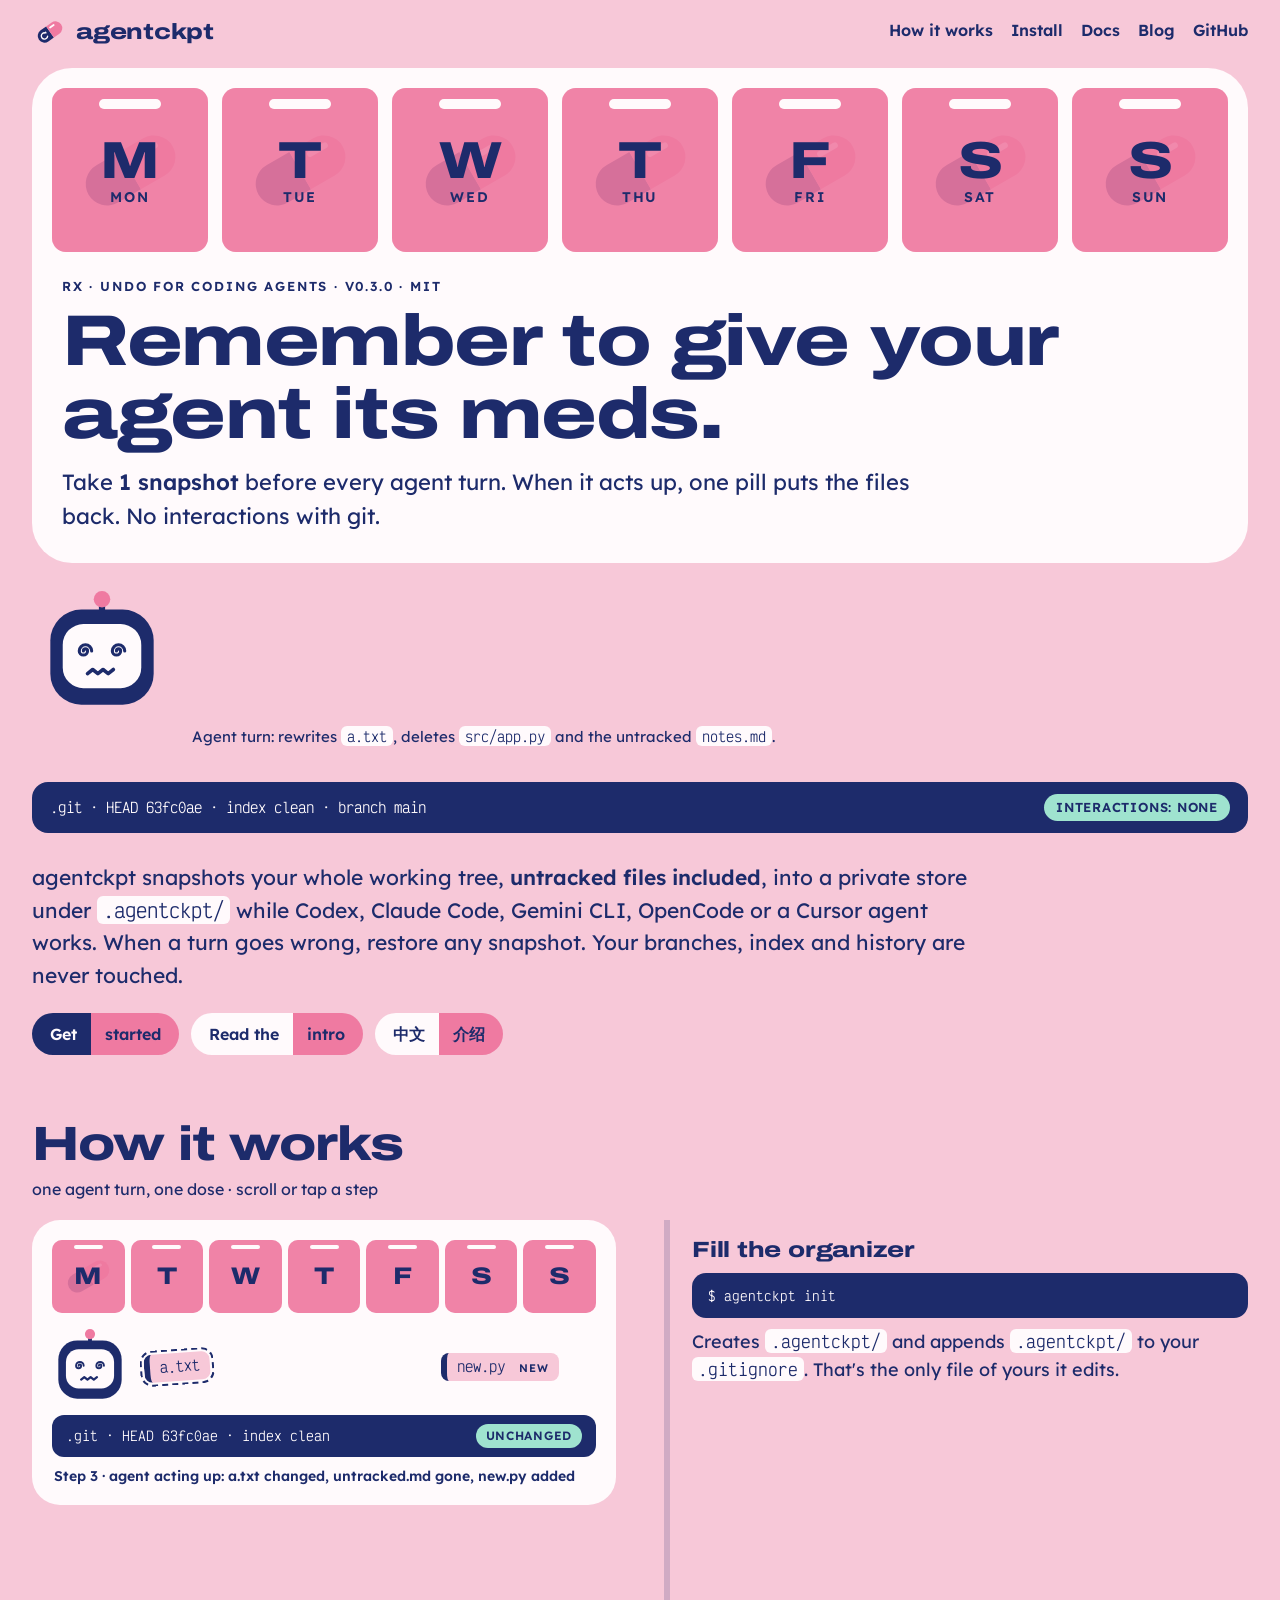
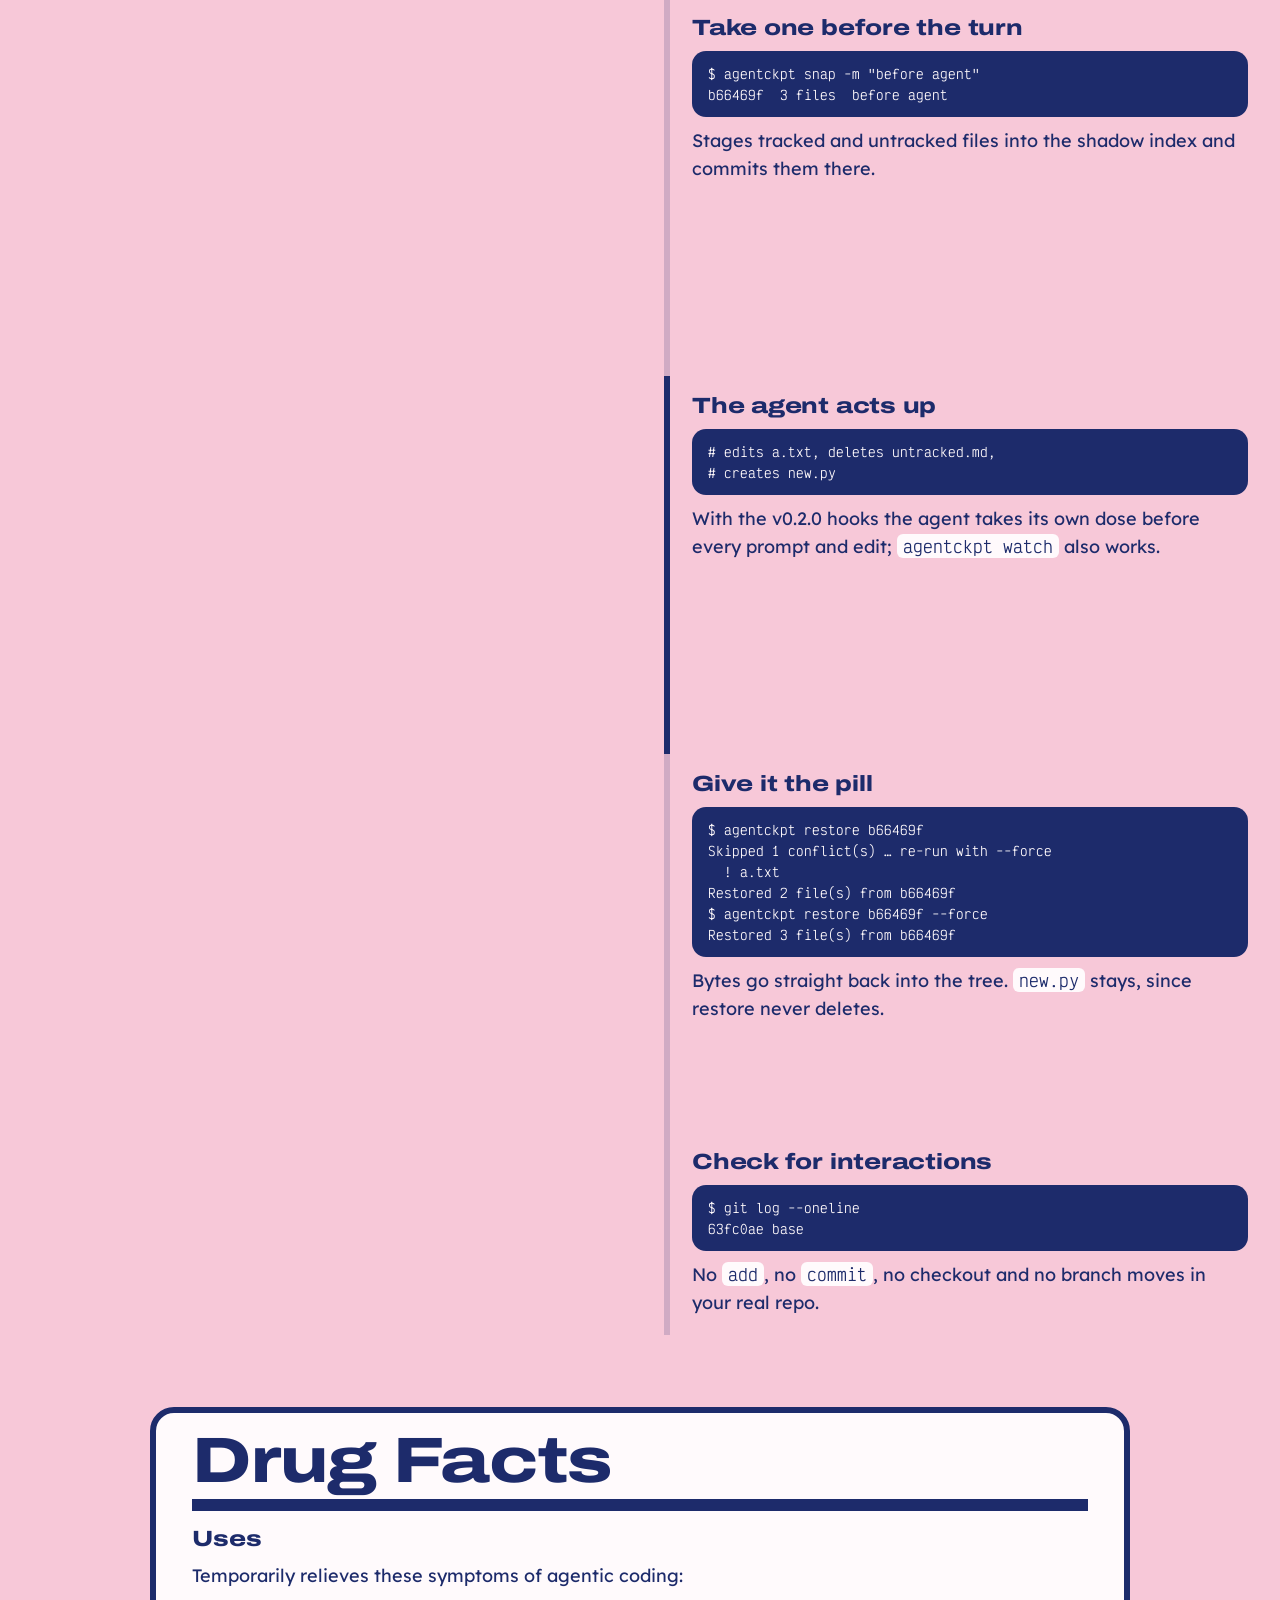
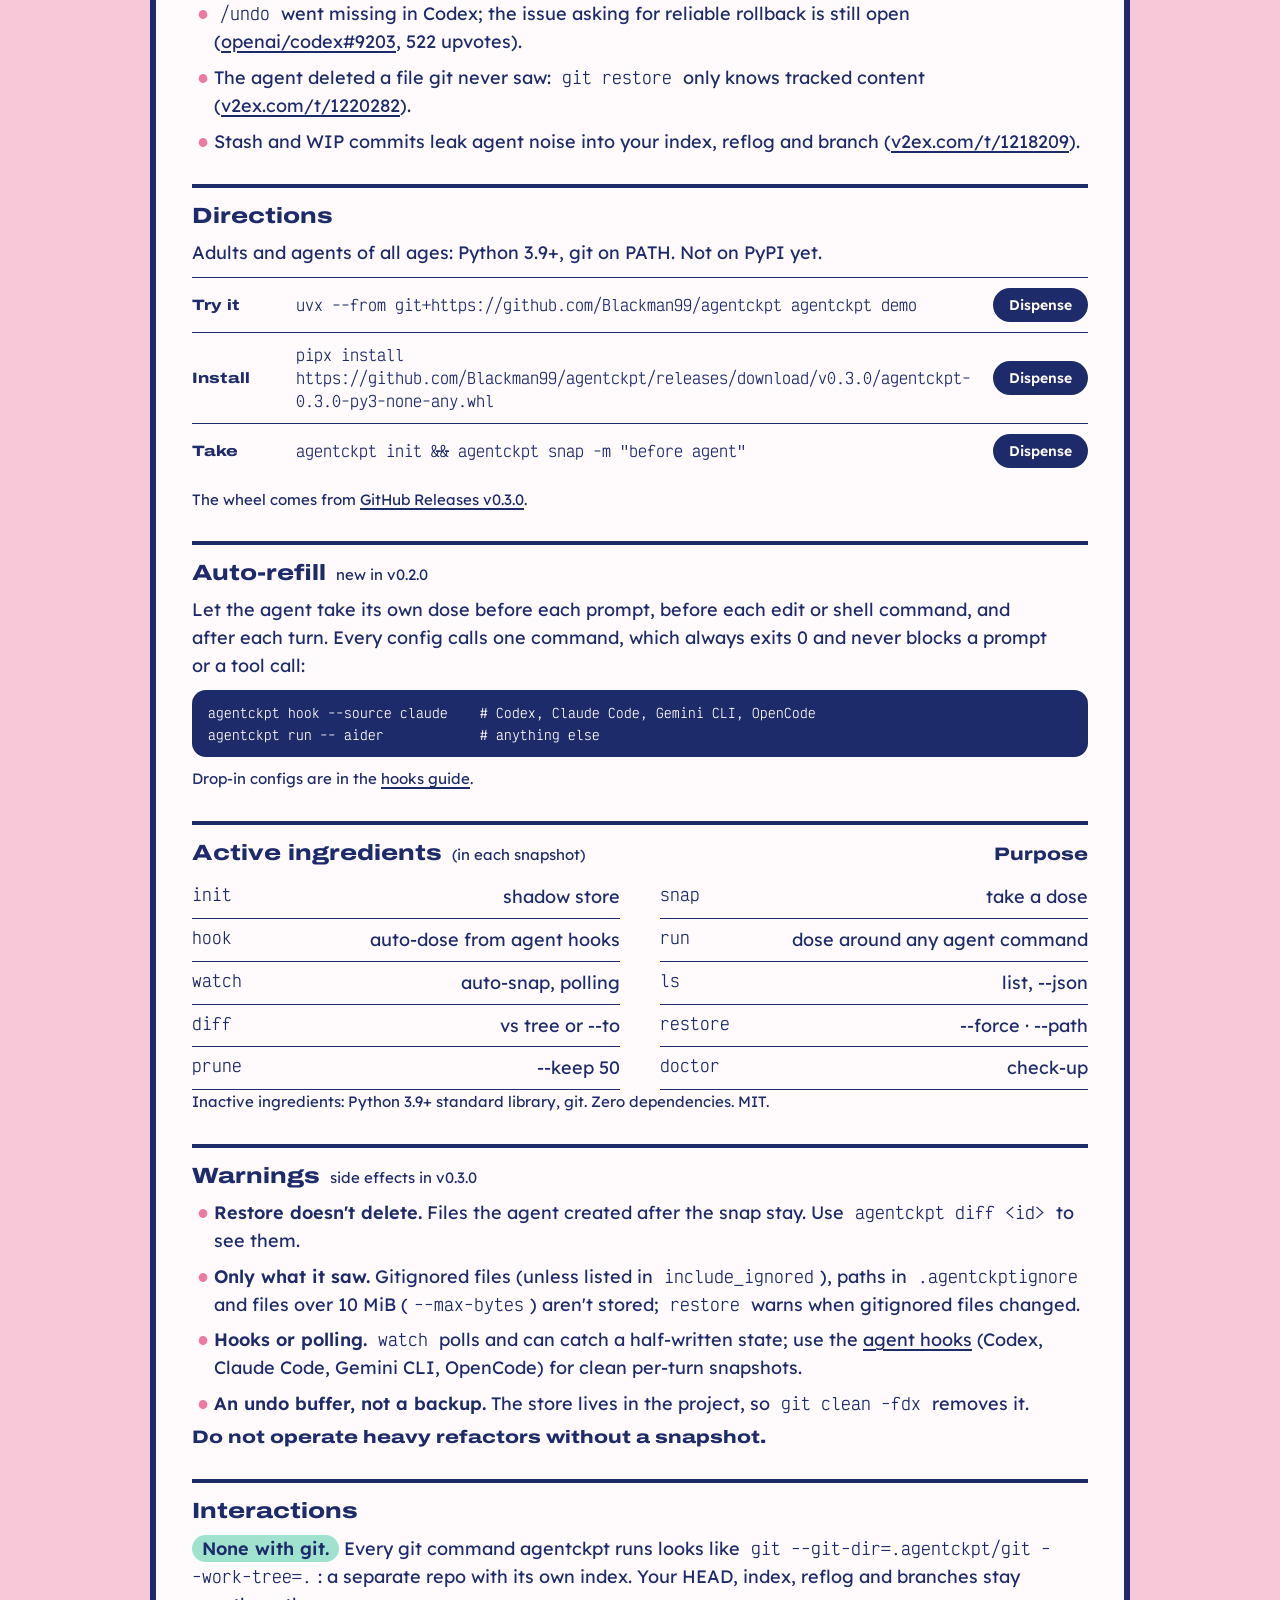
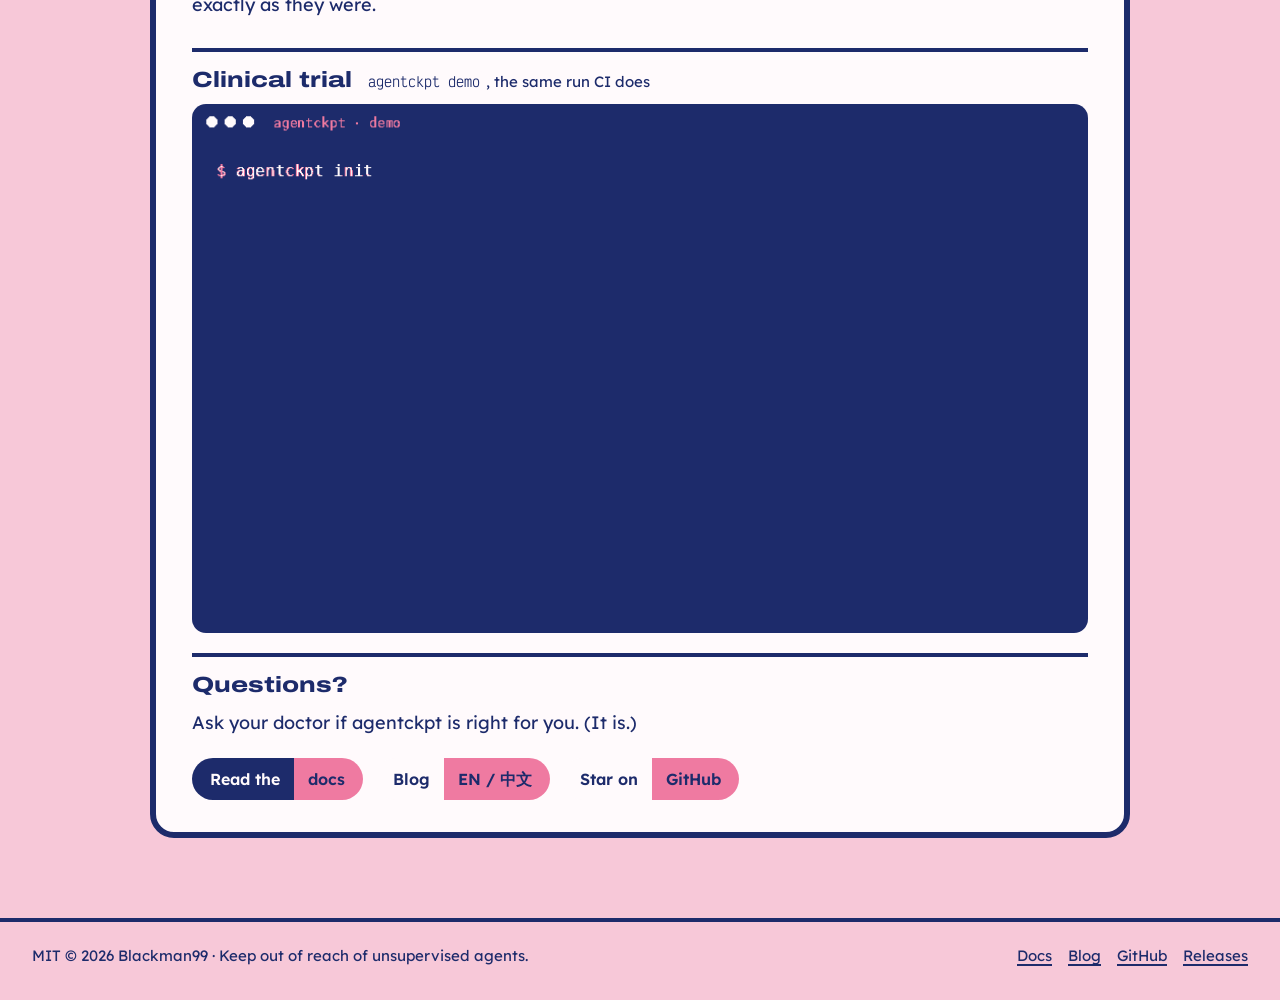
<file: site/index.html>
<!doctype html>
<html lang="en">
<head>
<meta charset="utf-8">
<meta name="viewport" content="width=device-width, initial-scale=1">
<title>agentckpt: undo for coding agents, without touching your git</title>
<meta name="description" content="Checkpoint a working tree while coding agents run, and restore any snapshot without touching your git branches or index.">
<link rel="canonical" href="https://blackman99.github.io/agentckpt/">
<meta property="og:type" content="website">
<meta property="og:site_name" content="agentckpt">
<meta property="og:title" content="agentckpt: undo for coding agents, without touching your git">
<meta property="og:description" content="Checkpoint a working tree while coding agents run, and restore any snapshot without touching your git branches or index.">
<meta property="og:url" content="https://blackman99.github.io/agentckpt/">
<meta property="og:image" content="https://blackman99.github.io/agentckpt/social-preview.png">
<meta property="og:image:type" content="image/png">
<meta property="og:image:width" content="1280">
<meta property="og:image:height" content="640">
<meta property="og:image:alt" content="agentckpt: a 7-day pill organizer for your coding agent. Take 1 snapshot before every agent turn; when the agent acts up, give it the pill and the files come back. No interactions with git.">
<meta name="twitter:card" content="summary_large_image">
<meta name="twitter:title" content="agentckpt: undo for coding agents, without touching your git">
<meta name="twitter:description" content="Checkpoint a working tree while coding agents run, and restore any snapshot without touching your git branches or index.">
<meta name="twitter:image" content="https://blackman99.github.io/agentckpt/social-preview.png">
<meta name="twitter:image:alt" content="agentckpt: remember to give your agent its meds. A capsule pill on a pharmacy-pink pill organizer.">
<meta name="theme-color" content="#f7c8d8">
<link rel="icon" href="favicon.svg" type="image/svg+xml">
<link rel="preload" href="fonts/archivo-x800.woff2" as="font" type="font/woff2" crossorigin>
<link rel="preload" href="fonts/lexend-400.woff2" as="font" type="font/woff2" crossorigin>
<link rel="stylesheet" href="style.css">
</head>
<body>
<a class="skip" href="#main">Skip to content</a>

<header class="top" id="top">
  <a class="brand" href="#top" aria-label="agentckpt home"><img src="favicon.svg" width="36" height="36" alt="">agentckpt</a>
  <nav aria-label="Primary">
    <a class="opt" href="#how">How it works</a>
    <a class="opt" href="#directions">Install</a>
    <a href="docs/">Docs</a>
    <a href="docs/blog/">Blog</a>
    <a href="https://github.com/Blackman99/agentckpt">GitHub</a>
  </nav>
</header>

<main id="main">
<section class="hero" id="hero" data-phase="calm" aria-labelledby="h1">
  <div class="organizer">
    <ol class="cells" id="hero-cells" aria-hidden="true">
      <li class="cell" data-i="0"><span class="well"><span class="pill"><i></i><i></i></span></span><span class="lid"><b>M</b><small>MON</small></span></li>
      <li class="cell" data-i="1"><span class="well"><span class="pill"><i></i><i></i></span></span><span class="lid"><b>T</b><small>TUE</small></span></li>
      <li class="cell" data-i="2"><span class="well"><span class="pill"><i></i><i></i></span></span><span class="lid"><b>W</b><small>WED</small></span></li>
      <li class="cell" data-i="3"><span class="well"><span class="pill"><i></i><i></i></span></span><span class="lid"><b>T</b><small>THU</small></span></li>
      <li class="cell" data-i="4"><span class="well"><span class="pill"><i></i><i></i></span></span><span class="lid"><b>F</b><small>FRI</small></span></li>
      <li class="cell" data-i="5"><span class="well"><span class="pill"><i></i><i></i></span></span><span class="lid"><b>S</b><small>SAT</small></span></li>
      <li class="cell" data-i="6"><span class="well"><span class="pill"><i></i><i></i></span></span><span class="lid"><b>S</b><small>SUN</small></span></li>
    </ol>
    <div class="spine">
      <p class="rx">Rx · undo for coding agents · v0.3.0 · MIT</p>
      <h1 id="h1">Remember to give your agent its meds.</h1>
      <p class="dose">Take <b>1 snapshot</b> before every agent turn. When it acts up, one pill puts the files back. <span class="nowrap">No interactions with git.</span></p>
    </div>
  </div>

  <div class="ward" role="img" aria-label="Animation: the agent works calmly, then acts up with spiral eyes and its files fly off, including an untracked notes.md. Wednesday's lid slides open, a capsule labelled b66469f rolls into the agent's mouth, the agent smiles and the three files fly back. The .git shelf below never moves.">
    <div class="patient"><svg class="agent" viewBox="0 0 120 120" aria-hidden="true">
      <rect x="57" y="4" width="6" height="16" fill="#1d2b6b"/><circle cx="60" cy="8" r="8" fill="#ef7aa1"/>
      <rect x="10" y="18" width="100" height="92" rx="30" fill="#1d2b6b"/>
      <rect x="22" y="32" width="76" height="62" rx="20" fill="#fffafc"/>
      <g class="e-ok"><circle cx="44" cy="58" r="6" fill="#1d2b6b"/><circle cx="76" cy="58" r="6" fill="#1d2b6b"/></g>
      <g class="e-sick" fill="none" stroke="#1d2b6b" stroke-width="3" stroke-linecap="round"><path d="M44 58m-2 0a2 2 0 1 1 4 0a4 4 0 1 1-8 0a6 6 0 1 1 12 0"/><path d="M76 58m-2 0a2 2 0 1 1 4 0a4 4 0 1 1-8 0a6 6 0 1 1 12 0"/></g>
      <g class="e-well" fill="none" stroke="#1d2b6b" stroke-width="4" stroke-linecap="round"><path d="M37 61l7-7 7 7M69 61l7-7 7 7"/></g>
      <g class="cheeks"><circle cx="33" cy="72" r="5" fill="#ef7aa1"/><circle cx="87" cy="72" r="5" fill="#ef7aa1"/></g>
      <path class="m-ok" d="M50 78h20" stroke="#1d2b6b" stroke-width="4" stroke-linecap="round"/>
      <path class="m-sick" d="M46 80l5-4 5 4 5-4 5 4 5-4" fill="none" stroke="#1d2b6b" stroke-width="3.5" stroke-linecap="round" stroke-linejoin="round"/>
      <circle class="m-open" cx="60" cy="79" r="7" fill="#1d2b6b"/>
      <path class="m-well" d="M48 76q12 10 24 0" fill="none" stroke="#1d2b6b" stroke-width="4" stroke-linecap="round"/>
    </svg></div>
    <ul class="chart" aria-hidden="true">
      <li class="f" style="--dx:-40px;--dy:-90px;--r:-30deg">a.txt</li>
      <li class="f" style="--dx:60px;--dy:-120px;--r:25deg">src/app.py</li>
      <li class="f u" style="--dx:140px;--dy:-60px;--r:50deg">notes.md <em>untracked</em></li>
    </ul>
    <p class="status" id="status" aria-hidden="true">Agent is working. Last dose: <code>b66469f</code></p>
  </div>
  <div class="shelf" aria-hidden="true"><span>.git · HEAD 63fc0ae · index clean · branch main</span><b>Interactions: none</b></div>
  <span class="flyer" id="flyer" aria-hidden="true"><i></i><i></i></span>
</section>

<section class="intro">
  <p class="lede">agentckpt snapshots your whole working tree, <strong>untracked files included</strong>, into a private store under <code>.agentckpt/</code> while Codex, Claude Code, Gemini CLI, OpenCode or a Cursor agent works. When a turn goes wrong, restore any snapshot. Your branches, index and history are never touched.</p>
  <div class="actions">
    <a class="cap" href="#directions"><span>Get</span><span>started</span></a>
    <a class="cap alt" href="docs/blog/agent-undo-without-touching-git/"><span>Read the</span><span>intro</span></a>
    <a class="cap alt" href="docs/blog/agent-undo-without-touching-git-zh/" lang="zh"><span>中文</span><span>介绍</span></a>
  </div>
</section>

<section class="how" id="how" aria-labelledby="how-h">
  <h2 id="how-h" class="sec">How it works <small>one agent turn, one dose · scroll or tap a step</small></h2>
  <div class="trial">
    <div class="panel" id="panel" data-step="1" aria-live="polite">
      <ol class="cells mini" aria-hidden="true">
        <li class="cell" data-i="0"><span class="well"><span class="pill"><i></i><i></i></span></span><span class="lid"><b>M</b><small>MON</small></span></li>
      <li class="cell" data-i="1"><span class="well"><span class="pill"><i></i><i></i></span></span><span class="lid"><b>T</b><small>TUE</small></span></li>
      <li class="cell" data-i="2"><span class="well"><span class="pill"><i></i><i></i></span></span><span class="lid"><b>W</b><small>WED</small></span></li>
      <li class="cell" data-i="3"><span class="well"><span class="pill"><i></i><i></i></span></span><span class="lid"><b>T</b><small>THU</small></span></li>
      <li class="cell" data-i="4"><span class="well"><span class="pill"><i></i><i></i></span></span><span class="lid"><b>F</b><small>FRI</small></span></li>
      <li class="cell" data-i="5"><span class="well"><span class="pill"><i></i><i></i></span></span><span class="lid"><b>S</b><small>SAT</small></span></li>
      <li class="cell" data-i="6"><span class="well"><span class="pill"><i></i><i></i></span></span><span class="lid"><b>S</b><small>SUN</small></span></li>
      </ol>
      <div class="pt">
        <div class="patient sm"><svg class="agent" viewBox="0 0 120 120" aria-hidden="true">
      <rect x="57" y="4" width="6" height="16" fill="#1d2b6b"/><circle cx="60" cy="8" r="8" fill="#ef7aa1"/>
      <rect x="10" y="18" width="100" height="92" rx="30" fill="#1d2b6b"/>
      <rect x="22" y="32" width="76" height="62" rx="20" fill="#fffafc"/>
      <g class="e-ok"><circle cx="44" cy="58" r="6" fill="#1d2b6b"/><circle cx="76" cy="58" r="6" fill="#1d2b6b"/></g>
      <g class="e-sick" fill="none" stroke="#1d2b6b" stroke-width="3" stroke-linecap="round"><path d="M44 58m-2 0a2 2 0 1 1 4 0a4 4 0 1 1-8 0a6 6 0 1 1 12 0"/><path d="M76 58m-2 0a2 2 0 1 1 4 0a4 4 0 1 1-8 0a6 6 0 1 1 12 0"/></g>
      <g class="e-well" fill="none" stroke="#1d2b6b" stroke-width="4" stroke-linecap="round"><path d="M37 61l7-7 7 7M69 61l7-7 7 7"/></g>
      <g class="cheeks"><circle cx="33" cy="72" r="5" fill="#ef7aa1"/><circle cx="87" cy="72" r="5" fill="#ef7aa1"/></g>
      <path class="m-ok" d="M50 78h20" stroke="#1d2b6b" stroke-width="4" stroke-linecap="round"/>
      <path class="m-sick" d="M46 80l5-4 5 4 5-4 5 4 5-4" fill="none" stroke="#1d2b6b" stroke-width="3.5" stroke-linecap="round" stroke-linejoin="round"/>
      <circle class="m-open" cx="60" cy="79" r="7" fill="#1d2b6b"/>
      <path class="m-well" d="M48 76q12 10 24 0" fill="none" stroke="#1d2b6b" stroke-width="4" stroke-linecap="round"/>
    </svg></div>
        <ul class="tree">
          <li data-k="a">a.txt</li>
          <li data-k="u">untracked.md <em>untracked</em></li>
          <li data-k="n">new.py <em>new</em></li>
        </ul>
      </div>
      <p class="gitline"><span>.git · HEAD 63fc0ae · index clean</span><b>unchanged</b></p>
      <p class="pstate" id="pstate">Step 1 · init</p>
    </div>
    <ol class="steps" id="steps">
      <li class="step" data-step="1" tabindex="0"><h3>Fill the organizer</h3><pre><code>$ agentckpt init</code></pre><p>Creates <code>.agentckpt/</code> and appends <code>.agentckpt/</code> to your <code>.gitignore</code>. That's the only file of yours it edits.</p></li>
      <li class="step" data-step="2" tabindex="0"><h3>Take one before the turn</h3><pre><code>$ agentckpt snap -m "before agent"
b66469f  3 files  before agent</code></pre><p>Stages tracked and untracked files into the shadow index and commits them there.</p></li>
      <li class="step" data-step="3" tabindex="0"><h3>The agent acts up</h3><pre><code># edits a.txt, deletes untracked.md,
# creates new.py</code></pre><p>With the v0.2.0 hooks the agent takes its own dose before every prompt and edit; <code>agentckpt watch</code> also works.</p></li>
      <li class="step" data-step="4" tabindex="0"><h3>Give it the pill</h3><pre><code>$ agentckpt restore b66469f
Skipped 1 conflict(s) … re-run with --force
  ! a.txt
Restored 2 file(s) from b66469f
$ agentckpt restore b66469f --force
Restored 3 file(s) from b66469f</code></pre><p>Bytes go straight back into the tree. <code>new.py</code> stays, since restore never deletes.</p></li>
      <li class="step" data-step="5" tabindex="0"><h3>Check for interactions</h3><pre><code>$ git log --oneline
63fc0ae base</code></pre><p>No <code>add</code>, no <code>commit</code>, no checkout and no branch moves in your real repo.</p></li>
    </ol>
  </div>
</section>

<section class="facts" aria-labelledby="facts-h">
  <h2 id="facts-h" class="facts-title">Drug Facts</h2>

  <div class="fact" id="uses">
    <h3>Uses</h3>
    <p>Temporarily relieves these symptoms of agentic coding:</p>
    <ul class="dots">
      <li><code>/undo</code> went missing in Codex; the issue asking for reliable rollback is still open (<a href="https://github.com/openai/codex/issues/9203">openai/codex#9203</a>, 522 upvotes).</li>
      <li>The agent deleted a file git never saw: <code>git restore</code> only knows tracked content (<a href="https://www.v2ex.com/t/1220282">v2ex.com/t/1220282</a>).</li>
      <li>Stash and WIP commits leak agent noise into your index, reflog and branch (<a href="https://www.v2ex.com/t/1218209">v2ex.com/t/1218209</a>).</li>
    </ul>
  </div>

  <div class="fact" id="directions">
    <h3>Directions</h3>
    <p>Adults and agents of all ages: Python 3.9+, git on PATH. Not on PyPI yet.</p>
    <ol class="rx-list">
      <li><span class="when">Try it</span><code id="t1">uvx --from git+https://github.com/Blackman99/agentckpt agentckpt demo</code><button class="disp" data-copy="#t1" aria-label="Copy the uvx command">Dispense</button></li>
      <li><span class="when">Install</span><code id="t2">pipx install https://github.com/Blackman99/agentckpt/releases/download/v0.3.0/agentckpt-0.3.0-py3-none-any.whl</code><button class="disp" data-copy="#t2" aria-label="Copy the pipx command">Dispense</button></li>
      <li><span class="when">Take</span><code id="t3">agentckpt init &amp;&amp; agentckpt snap -m "before agent"</code><button class="disp" data-copy="#t3" aria-label="Copy the usage command">Dispense</button></li>
    </ol>
    <p class="small">The wheel comes from <a href="https://github.com/Blackman99/agentckpt/releases/tag/v0.3.0">GitHub Releases v0.3.0</a>.</p>
  </div>

  <div class="fact" id="refill">
    <h3>Auto-refill <small>new in v0.2.0</small></h3>
    <p>Let the agent take its own dose before each prompt, before each edit or shell command, and after each turn. Every config calls one command, which always exits 0 and never blocks a prompt or a tool call:</p>
    <pre><code>agentckpt hook --source claude    # Codex, Claude Code, Gemini CLI, OpenCode
agentckpt run -- aider            # anything else</code></pre>
    <p class="small">Drop-in configs are in the <a href="https://blackman99.github.io/agentckpt/docs/hooks/">hooks guide</a>.</p>
  </div>

  <div class="fact" id="ingredients">
    <h3>Active ingredients <small>(in each snapshot)</small> <span class="purpose">Purpose</span></h3>
    <dl class="ingr">
      <div><dt>init</dt><dd>shadow store</dd></div>
      <div><dt>snap</dt><dd>take a dose</dd></div>
      <div><dt>hook</dt><dd>auto-dose from agent hooks</dd></div>
      <div><dt>run</dt><dd>dose around any agent command</dd></div>
      <div><dt>watch</dt><dd>auto-snap, polling</dd></div>
      <div><dt>ls</dt><dd>list, --json</dd></div>
      <div><dt>diff</dt><dd>vs tree or --to</dd></div>
      <div><dt>restore</dt><dd>--force · --path</dd></div>
      <div><dt>prune</dt><dd>--keep 50</dd></div>
      <div><dt>doctor</dt><dd>check-up</dd></div>
    </dl>
    <p class="small">Inactive ingredients: Python 3.9+ standard library, git. Zero dependencies. MIT.</p>
  </div>

  <div class="fact" id="warnings">
    <h3>Warnings <small>side effects in v0.3.0</small></h3>
    <ul class="dots">
      <li><b>Restore doesn't delete.</b> Files the agent created after the snap stay. Use <code>agentckpt diff &lt;id&gt;</code> to see them.</li>
      <li><b>Only what it saw.</b> Gitignored files (unless listed in <code>include_ignored</code>), paths in <code>.agentckptignore</code> and files over 10&nbsp;MiB (<code>--max-bytes</code>) aren't stored; <code>restore</code> warns when gitignored files changed.</li>
      <li><b>Hooks or polling.</b> <code>watch</code> polls and can catch a half-written state; use the <a href="https://blackman99.github.io/agentckpt/docs/hooks/">agent hooks</a> (Codex, Claude Code, Gemini CLI, OpenCode) for clean per-turn snapshots.</li>
      <li><b>An undo buffer, not a backup.</b> The store lives in the project, so <code>git clean -fdx</code> removes it.</li>
    </ul>
    <p class="joke">Do not operate heavy refactors without a snapshot.</p>
  </div>

  <div class="fact" id="interactions">
    <h3>Interactions</h3>
    <p class="none"><b>None with git.</b> Every git command agentckpt runs looks like <code>git --git-dir=.agentckpt/git --work-tree=.</code>: a separate repo with its own index. Your HEAD, index, reflog and branches stay exactly as they were.</p>
  </div>

  <div class="fact" id="trial">
    <h3>Clinical trial <small><code>agentckpt demo</code>, the same run CI does</small></h3>
    <img src="demo-rx.gif" width="880" height="520" loading="lazy" decoding="async" alt="Terminal recording: agentckpt init, snap, restore --force, demo passed">
  </div>

  <div class="fact last" id="questions">
    <h3>Questions?</h3>
    <p>Ask your doctor if agentckpt is right for you. (It is.)</p>
    <div class="actions">
      <a class="cap" href="docs/"><span>Read the</span><span>docs</span></a>
      <a class="cap alt" href="docs/blog/"><span>Blog</span><span>EN / 中文</span></a>
      <a class="cap alt" href="https://github.com/Blackman99/agentckpt"><span>Star on</span><span>GitHub</span></a>
    </div>
  </div>
</section>
</main>

<footer class="foot">
  <span>MIT © 2026 Blackman99 · Keep out of reach of unsupervised agents.</span>
  <nav aria-label="Footer"><a href="docs/">Docs</a><a href="docs/blog/">Blog</a><a href="https://github.com/Blackman99/agentckpt">GitHub</a><a href="https://github.com/Blackman99/agentckpt/releases">Releases</a></nav>
</footer>
<script src="app.js" defer></script>
</body>
</html>
</file>
<file: site/style.css>
/* agentckpt v4: "Remember to give your agent its meds". Pill organizer + Drug Facts. See DESIGN.md. */
@font-face{font-family:"Archivo X";src:url(fonts/archivo-x800.woff2) format("woff2");font-weight:800;font-display:swap}
@font-face{font-family:"Lexend";src:url(fonts/lexend-400.woff2) format("woff2");font-weight:400;font-display:swap}
@font-face{font-family:"Lexend";src:url(fonts/lexend-600.woff2) format("woff2");font-weight:600;font-display:swap}
@font-face{font-family:"Victor Mono";src:url(fonts/victormono-400.woff2) format("woff2");font-weight:400;font-display:swap}
@font-face{font-family:"Arch-fb";src:local("Arial Black"),local("Arial Bold"),local("Arimo Bold"),local("Liberation Sans Bold");size-adjust:122%;ascent-override:72%;descent-override:17%;line-gap-override:0%}
@font-face{font-family:"Lex-fb";src:local("Arial"),local("Arimo"),local("Liberation Sans"),local("Helvetica");size-adjust:109.5%;ascent-override:91.3%;descent-override:22.8%;line-gap-override:0%}

:root{--pink:#f7c8d8;--ink:#1d2b6b;--shell:#fffafc;--lid:#ef7aa1;--mint:#9fe3cf;
  --disp:"Archivo X","Arch-fb",sans-serif;--tx:"Lexend","Lex-fb",sans-serif;--mono:"Victor Mono",ui-monospace,monospace;
  --pad:16px;--spring:cubic-bezier(.34,1.56,.64,1)}
@media (min-width:700px){:root{--pad:32px}}
*{box-sizing:border-box}
html{-webkit-text-size-adjust:100%;overflow-x:clip}
body{overflow-x:clip}
body{margin:0;background:var(--pink);color:var(--ink);font:400 18px/1.55 var(--tx)}
a{color:var(--ink);text-decoration-thickness:2px;text-underline-offset:3px}
a:hover{text-decoration-color:var(--lid)}
:focus-visible{outline:3px solid var(--ink);outline-offset:3px;border-radius:6px}
code,pre{font-family:var(--mono);font-size:.9em}
:not(pre)>code{background:var(--shell);padding:1px 6px;border-radius:6px}
strong,b{font-weight:600}
.skip{position:absolute;left:-999px;top:8px;background:var(--ink);color:var(--shell);padding:8px 14px;border-radius:999px;z-index:20}
.skip:focus{left:8px}
.nowrap{white-space:nowrap}
.small{font-size:15px}

/* header */
.top{display:flex;align-items:center;gap:16px;padding:14px var(--pad);max-width:1280px;margin:0 auto}
.brand{display:inline-flex;align-items:center;gap:8px;font:800 22px/1 var(--disp);text-decoration:none;letter-spacing:-.01em}
.brand img{display:block}
.brand:hover img{animation:wiggle .5s ease-in-out}
.top nav{margin-left:auto;display:flex;gap:18px;font-weight:600;font-size:16px}
.top nav a{text-decoration:none;padding:4px 0;border-bottom:3px solid transparent}
.top nav a:hover{border-bottom-color:var(--lid)}
@media (max-width:759px){.top nav .opt{display:none}.top nav{gap:12px;font-size:15px}.brand{font-size:19px}}

/* hero: the pill organizer is the frame */
.hero{position:relative;max-width:1280px;margin:0 auto;padding:4px var(--pad) 0}
.organizer{background:var(--shell);border-radius:32px;padding:14px 14px 0}
@media (min-width:700px){.organizer{padding:20px 20px 0;border-radius:40px}}
.cells{list-style:none;margin:0;padding:0;display:grid;grid-template-columns:repeat(7,1fr);gap:8px}
@media (min-width:700px){.cells{gap:14px}}
.cell{position:relative;aspect-ratio:1/1.05}
.well{position:absolute;inset:0;background:var(--pink);border-radius:14px;display:flex;align-items:center;justify-content:center}
.pill{display:flex;width:62%;height:26%;transform:rotate(-30deg);position:relative;transition:opacity .2s}
.pill i,.flyer i{flex:1;background:var(--ink);border-radius:999px 0 0 999px}
.pill i+i,.flyer i+i{background:var(--lid);border-radius:0 999px 999px 0}
.pill::after,.flyer::after{content:"";position:absolute;right:12%;top:20%;width:24%;height:16%;background:var(--shell);border-radius:999px}
.lid{position:absolute;inset:0;border-radius:14px;background:rgb(239 122 161 / .88);display:flex;flex-direction:column;align-items:center;justify-content:center;transition:transform .45s var(--spring)}
.lid::before{content:"";position:absolute;top:7%;left:30%;right:30%;height:6%;background:var(--shell);border-radius:999px}
.lid b{font:800 clamp(18px,4.2vw,52px)/1 var(--disp)}
.lid small{font:600 clamp(9px,1.2vw,14px)/1.2 var(--tx);letter-spacing:.12em;margin-top:2px}
.cell:hover .lid{transform:translateY(-4px)}
.cell.open .lid{transform:translateY(-58%)}
.cell.taken .pill{opacity:0}
.spine{padding:18px 6px 22px}
@media (min-width:700px){.spine{padding:26px 10px 30px}}
.rx{margin:0 0 10px;font:600 13px/1.3 var(--tx);letter-spacing:.14em;text-transform:uppercase}
h1{margin:0;font:800 clamp(30px,5.6vw,72px)/1.02 var(--disp);letter-spacing:-.02em;max-width:15em}
.dose{margin:14px 0 0;font-size:clamp(17px,1.8vw,22px);max-width:40em}

.ward{display:grid;grid-template-columns:auto 1fr;gap:4px 18px;align-items:center;padding:20px 4px 14px}
.patient{width:96px;height:96px}
@media (min-width:700px){.patient{width:124px;height:124px}.ward{gap:6px 28px;padding:28px 8px 18px}}
.agent{display:block;width:100%;height:100%;overflow:visible;transform-origin:50% 90%}
.e-sick,.e-well,.m-sick,.m-open,.m-well,.cheeks{display:none}
[data-phase=sick] .e-ok,[data-phase=dose] .e-ok,[data-phase=well] .e-ok,
[data-phase=sick] .m-ok,[data-phase=dose] .m-ok,[data-phase=gulp] .m-ok,[data-phase=well] .m-ok{display:none}
[data-phase=sick] .e-sick,[data-phase=dose] .e-sick,[data-phase=sick] .m-sick,[data-phase=dose] .m-open,
[data-phase=well] .e-well,[data-phase=well] .m-well,[data-phase=well] .cheeks,[data-phase=gulp] .e-well,[data-phase=gulp] .cheeks{display:inline}
[data-phase=gulp] .e-ok{display:none}
[data-phase=sick] .agent,[data-phase=dose] .agent{animation:wobble .5s ease-in-out infinite}
[data-phase=gulp] .agent{animation:gulp .35s ease-out}
[data-phase=well] .agent{animation:hop .5s var(--spring)}
.chart{list-style:none;margin:0;padding:0;display:flex;flex-wrap:wrap;gap:10px}
.chart .f{background:var(--shell);border-left:6px solid var(--ink);border-radius:8px;padding:8px 14px;font:400 17px/1.3 var(--mono);transition:transform .5s var(--spring),opacity .3s}
.chart .f em,.tree em{font:600 11px/1 var(--tx);letter-spacing:.08em;text-transform:uppercase;font-style:normal;margin-left:6px}
.chart .f.u{border-left-color:var(--lid)}
[data-phase=sick] .chart .f,[data-phase=dose] .chart .f{transform:translate(var(--dx),var(--dy)) rotate(var(--r)) scale(0);transition:transform .7s cubic-bezier(.5,0,.75,0)}
.chart .f:nth-child(2){transition-delay:.12s}.chart .f:nth-child(3){transition-delay:.24s}
.status{grid-column:2;margin:4px 0 0;font-size:15px;min-height:2.6em}
@media (max-width:519px){.chart .f{font-size:13px;padding:4px 8px}.status{grid-column:1/-1;font-size:14px}}
.shelf{display:flex;flex-wrap:wrap;gap:8px 16px;align-items:center;justify-content:space-between;background:var(--ink);color:var(--shell);border-radius:16px;padding:12px 18px;font:400 14px/1.4 var(--mono)}
.shelf b{font:600 13px/1 var(--tx);letter-spacing:.06em;text-transform:uppercase;background:var(--mint);color:var(--ink);border-radius:999px;padding:7px 12px}
.flyer{position:absolute;left:0;top:0;width:72px;height:28px;display:none;pointer-events:none;z-index:5}
.flyer.go{display:flex}

/* intro + capsule buttons */
.intro{max-width:1280px;margin:0 auto;padding:28px var(--pad) 8px}
.lede{margin:0;font-size:clamp(18px,1.8vw,21px);max-width:46em}
.actions{display:flex;flex-wrap:wrap;gap:12px;margin-top:22px}
.cap{display:inline-flex;text-decoration:none;font:600 16px/1 var(--tx)}
.cap span{padding:13px 14px 13px 18px;background:var(--ink);color:var(--shell);border-radius:999px 0 0 999px;transition:transform .25s var(--spring)}
.cap span+span{padding:13px 18px 13px 14px;background:var(--lid);color:var(--ink);border-radius:0 999px 999px 0}
.cap.alt span:first-child{background:var(--shell);color:var(--ink)}
.cap:hover span:first-child{transform:translateX(-3px)}
.cap:hover span+span{transform:translateX(3px)}
.cap:active span{transform:none}

/* how it works */
.sec{margin:0 0 20px;font:800 clamp(28px,4vw,48px)/1.05 var(--disp);letter-spacing:-.02em}
.sec small{display:block;margin-top:8px;font:400 16px/1.4 var(--tx);letter-spacing:0}
.how{max-width:1280px;margin:0 auto;padding:56px var(--pad) 40px}
.trial{display:grid;gap:24px}
@media (min-width:900px){.trial{grid-template-columns:minmax(0,1fr) minmax(0,1fr);gap:48px;align-items:start}}
.panel{position:sticky;top:8px;z-index:2;background:var(--shell);border-radius:28px;padding:14px}
@media (min-width:700px){.panel{top:16px;padding:20px}}
.mini{gap:6px}.mini .well,.mini .lid{border-radius:10px}
.mini .cell{aspect-ratio:1/1}
.mini .lid b{font-size:clamp(14px,2vw,24px)}.mini .lid small{display:none}
.mini .pill{opacity:0}
.panel[data-step="2"] .mini .cell[data-i="0"] .pill,.panel[data-step="3"] .mini .cell[data-i="0"] .pill{opacity:1}
.panel[data-step="4"] .mini .cell[data-i="0"] .lid,.panel[data-step="5"] .mini .cell[data-i="0"] .lid{transform:translateY(-55%)}
.pt{display:flex;gap:16px;align-items:center;margin:16px 0 10px}
.patient.sm{width:76px;height:76px;flex:none}
.tree{list-style:none;margin:0;padding:0;display:flex;flex-wrap:wrap;gap:8px}
.tree li{background:var(--pink);border-left:6px solid var(--ink);border-radius:8px;padding:5px 10px;font:400 14px/1.3 var(--mono);transition:transform .5s var(--spring),visibility .5s}
.tree li[data-k=u]{border-left-color:var(--lid)}
.tree li[data-k=n]{visibility:hidden;transform:scale(0)}
.panel[data-step="3"] .tree li[data-k=n],.panel[data-step="4"] .tree li[data-k=n],.panel[data-step="5"] .tree li[data-k=n]{visibility:visible;transform:none}
.panel[data-step="3"] .tree li[data-k=u]{transform:translate(40px,-50px) rotate(30deg) scale(0)}
.panel[data-step="3"] .tree li[data-k=a]{transform:rotate(-4deg);outline:2px dashed var(--ink);outline-offset:2px}
.gitline{display:flex;flex-wrap:wrap;gap:8px;justify-content:space-between;align-items:center;margin:0;background:var(--ink);color:var(--shell);border-radius:12px;padding:9px 14px;font:400 13px/1.4 var(--mono)}
.gitline b{font:600 12px/1 var(--tx);text-transform:uppercase;letter-spacing:.06em;background:var(--mint);color:var(--ink);border-radius:999px;padding:6px 10px}
.panel[data-step="5"] .gitline b{animation:hop .5s var(--spring) 2}
.pstate{margin:10px 2px 0;font:600 14px/1.3 var(--tx)}
.steps{list-style:none;margin:0;padding:0}
.step{padding:18px 0 18px 22px;border-left:6px solid rgb(29 43 107 / .18);min-height:42vh;cursor:pointer;transition:border-color .2s}
.step:last-child{min-height:0}
.step.on{border-left-color:var(--ink)}
.step h3{margin:0 0 10px;font:800 22px/1.15 var(--disp);letter-spacing:-.01em}
.step pre{margin:0 0 10px;background:var(--ink);color:var(--shell);border-radius:14px;padding:12px 16px;overflow-x:auto;font-size:14px;line-height:1.5}
.step p{margin:0}
@media (max-width:899px){.step{min-height:0}.panel{top:4px}}

/* Drug Facts panel */
.facts{max-width:980px;margin:24px auto 64px;background:var(--shell);border:6px solid var(--ink);border-radius:24px;padding:4px 20px 8px}
@media (min-width:700px){.facts{padding:6px 36px 12px;margin:32px auto 80px}.facts{width:calc(100% - 64px)}}
@media (max-width:699px){.facts{margin:24px 12px 56px}}
.facts-title{margin:0;padding:10px 0 6px;font:800 clamp(36px,6vw,64px)/1 var(--disp);letter-spacing:-.02em;border-bottom:12px solid var(--ink)}
.fact{padding:16px 0 20px;border-bottom:4px solid var(--ink)}
.fact.last{border-bottom:0}
.fact h3{display:flex;flex-wrap:wrap;align-items:baseline;gap:4px 10px;margin:0 0 10px;font:800 22px/1.15 var(--disp)}
.fact h3 small{font:400 15px/1.3 var(--tx)}
.fact h3 .purpose{margin-left:auto;font-size:18px}
.fact p{margin:0 0 10px;max-width:48em}
.dots{margin:0;padding:0 0 0 22px}
.dots li{margin:0 0 8px}
.dots li::marker{content:"● ";color:var(--lid)}
.rx-list{list-style:none;margin:6px 0 10px;padding:0}
.rx-list li{display:grid;grid-template-columns:90px minmax(0,1fr) auto;gap:6px 14px;align-items:center;padding:10px 0;border-top:1px solid var(--ink)}
.when{font:800 15px/1.2 var(--disp)}
.rx-list code{background:none;padding:0;overflow-wrap:anywhere;font-size:15px}
.disp{font:600 14px/1 var(--tx);background:var(--ink);color:var(--shell);border:0;border-radius:999px;padding:10px 16px;cursor:pointer;transition:transform .25s var(--spring)}
.disp:hover{transform:rotate(-4deg)}
.disp.done{background:var(--mint);color:var(--ink)}
@media (max-width:599px){.rx-list li{grid-template-columns:1fr auto}.rx-list code{grid-column:1/-1;grid-row:2}}
.fact pre{background:var(--ink);color:var(--shell);border-radius:14px;padding:12px 16px;overflow-x:auto;font-size:14px;line-height:1.55;margin:0 0 10px}
.ingr{margin:0;display:grid;grid-template-columns:1fr}
@media (min-width:700px){.ingr{grid-template-columns:1fr 1fr;column-gap:40px}}
.ingr div{display:flex;justify-content:space-between;gap:12px;padding:7px 0;border-bottom:1px solid var(--ink)}
.ingr dt{font:400 16px/1.4 var(--mono)}
.ingr dd{margin:0;text-align:right}
.joke{font:800 18px/1.3 var(--disp);margin-top:14px}
.none b{background:var(--mint);padding:2px 10px;border-radius:999px}
.fact img{display:block;width:100%;height:auto;border-radius:14px}

.foot{display:flex;flex-wrap:wrap;gap:10px 24px;justify-content:space-between;max-width:1280px;margin:0 auto;padding:22px var(--pad) 32px;font-size:15px;border-top:4px solid var(--ink)}
.foot nav{display:flex;gap:16px;flex-wrap:wrap}

@keyframes wobble{0%,100%{transform:rotate(0)}25%{transform:rotate(-7deg) translateX(-3px)}75%{transform:rotate(7deg) translateX(3px)}}
@keyframes gulp{0%{transform:scale(1)}40%{transform:scale(1.1,.86)}100%{transform:scale(1)}}
@keyframes hop{0%{transform:translateY(0)}40%{transform:translateY(-8px)}100%{transform:translateY(0)}}
@keyframes wiggle{0%,100%{transform:rotate(0)}30%{transform:rotate(-14deg)}70%{transform:rotate(10deg)}}

@media (prefers-reduced-motion:reduce){
  *,*::before,*::after{animation:none!important;transition:none!important}
}
</file>
